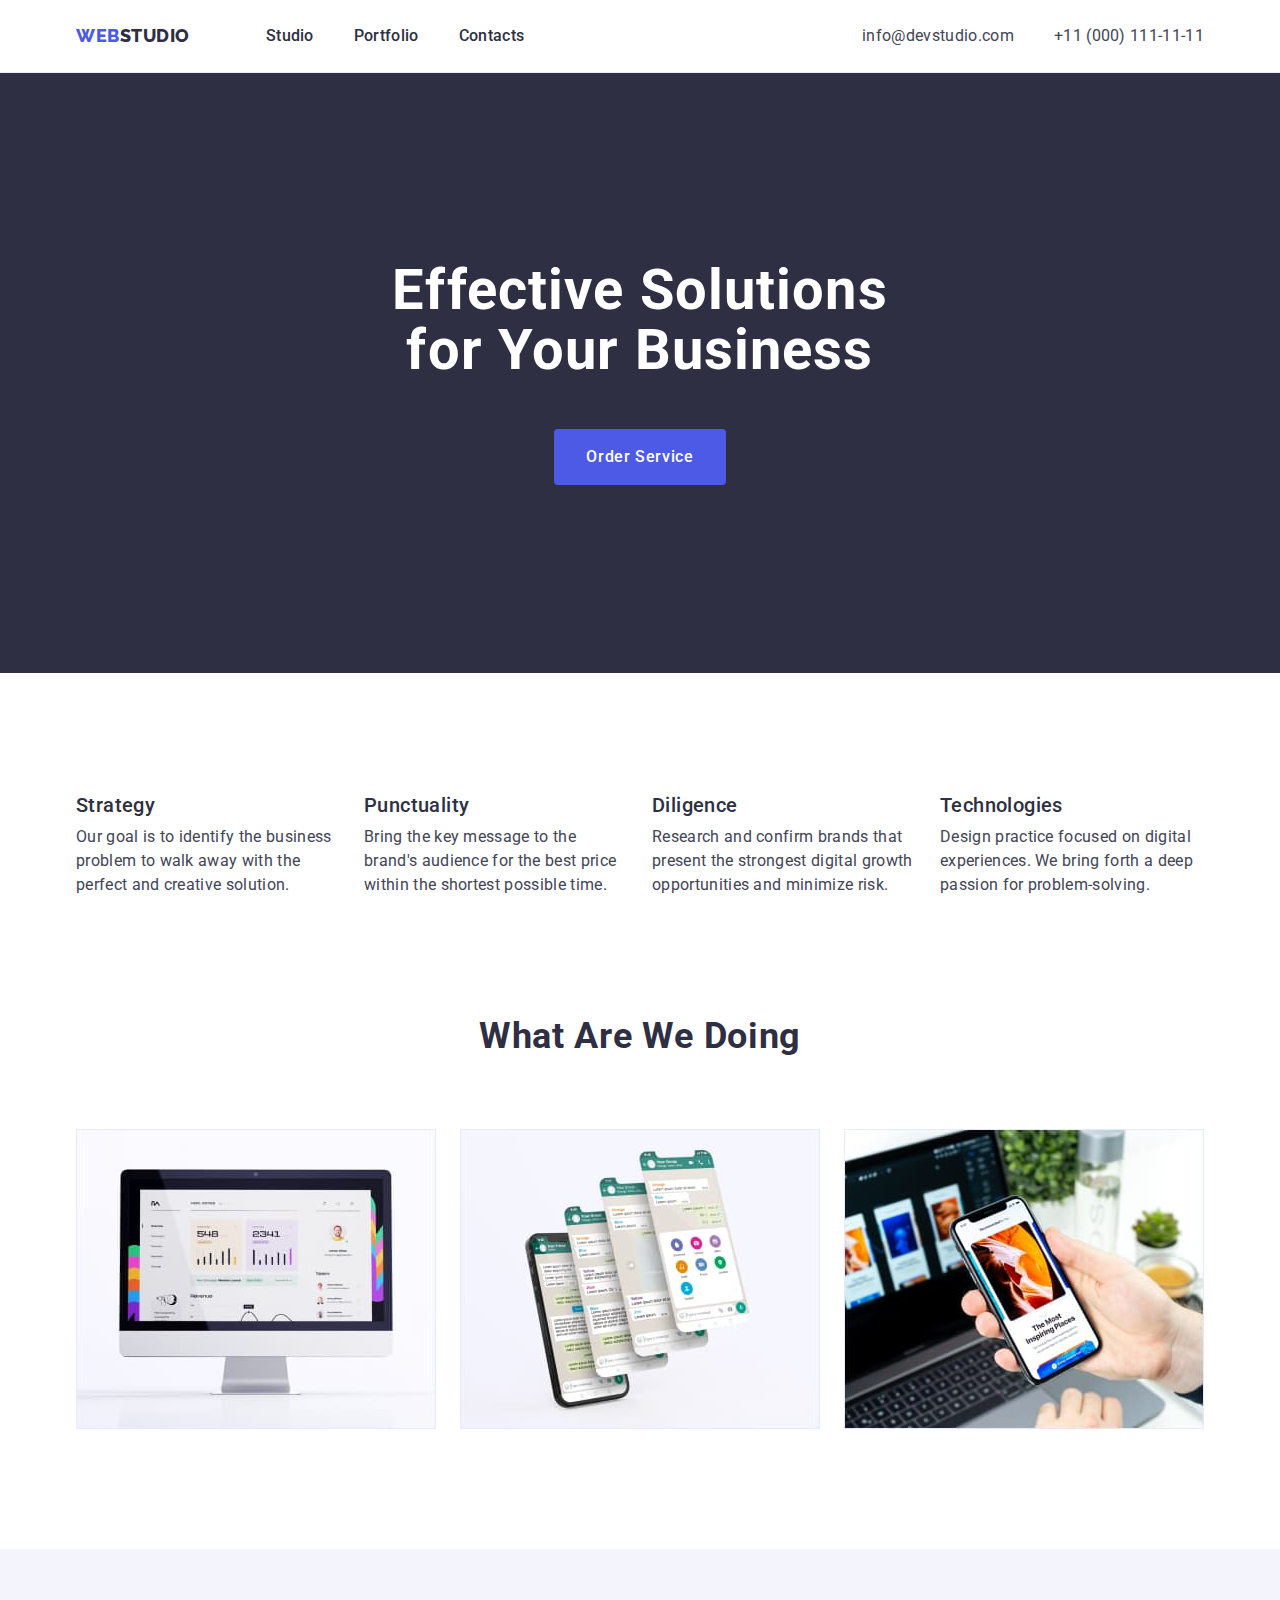
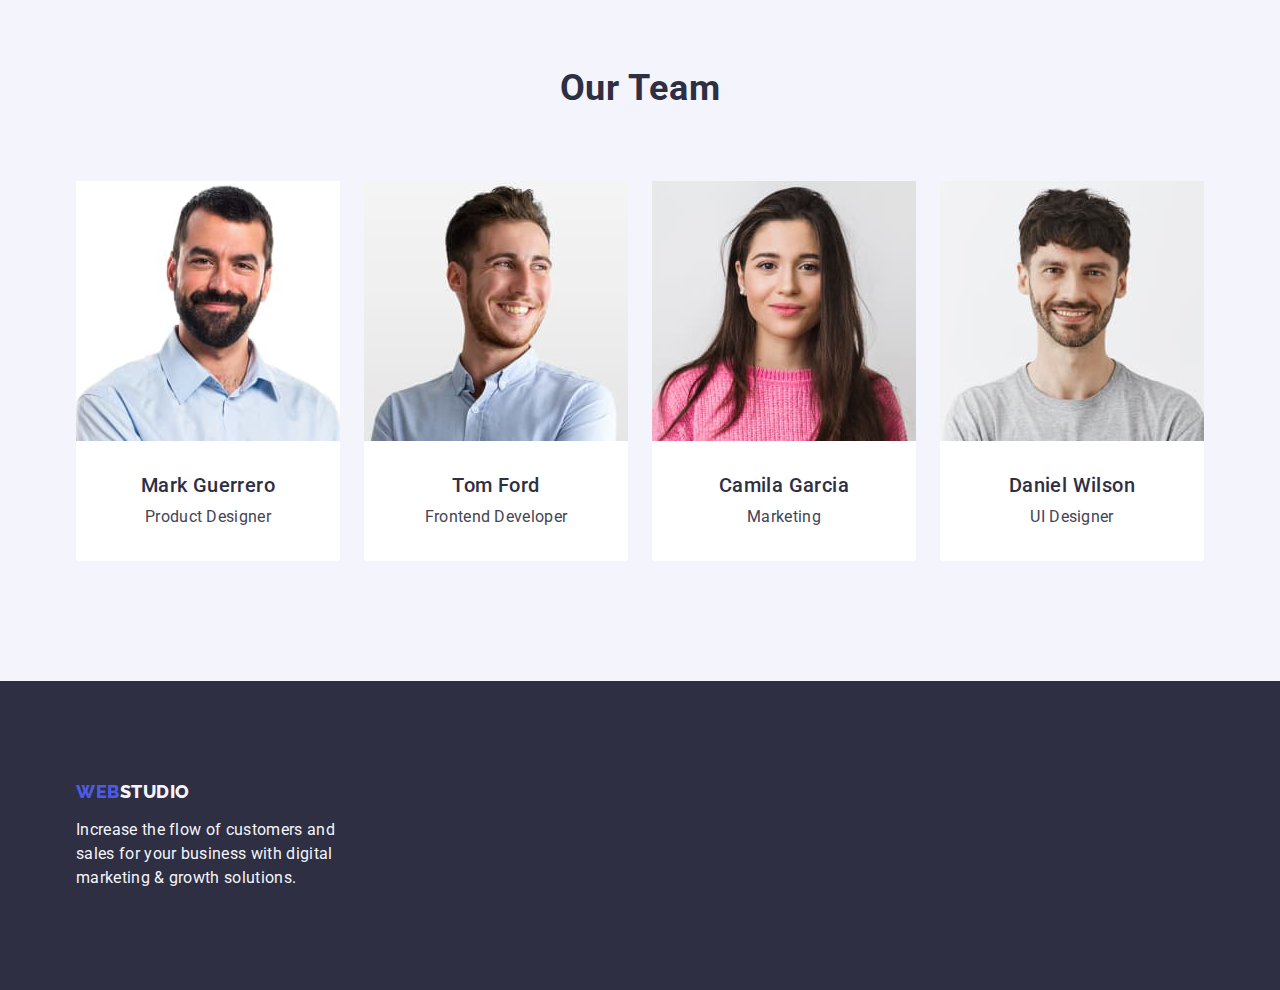
<file: index.html>
<!DOCTYPE html>
<html lang="en">
  <head>
    <meta charset="UTF-8" />
    <meta http-equiv="X-UA-Compatible" content="IE=edge" />
    <meta name="viewport" content="width=device-width, initial-scale=1.0" />
    <title>Document</title>
    <link rel="preconnect" href="https://fonts.googleapis.com" />
    <link rel="preconnect" href="https://fonts.gstatic.com" crossorigin />
    <link
      href="https://fonts.googleapis.com/css2?family=Raleway:wght@800&family=Roboto:wght@400;500;700;900&display=swap"
      rel="stylesheet" />

    <link
      rel="stylesheet"
      href="https://cdn.jsdelivr.net/npm/modern-normalize@2.0.0/modern-normalize.min.css" />

    <link rel="stylesheet" href="./css/styles.css" />
  </head>

  <body>
    <header class="header">
      <div class="header-container container">
        <nav class="header-nav">
          <a class="header-logo logo link" href="./index.html"
            >Web<span class="header-logo-span">Studio</span></a
          >
          <ul class="header-menu list">
            <li class="header-menu-item">
              <a class="header-menu-link link" href="./index.html">Studio</a>
            </li>
            <li class="header-menu-item">
              <a class="header-menu-link link" href="./portfolio.html"
                >Portfolio</a
              >
            </li>
            <li class="header-menu-item">
              <a class="header-menu-link link" href="">Contacts</a>
            </li>
          </ul>
        </nav>
        <address class="contact">
          <ul class="contact-list list">
            <li>
              <a class="contact-link link" href="mailto:info@devstudio.com"
                >info@devstudio.com</a
              >
            </li>
            <li>
              <a class="contact-link link" href="tel:+110001111111"
                >+11 (000) 111-11-11</a
              >
            </li>
          </ul>
        </address>
      </div>
    </header>
    <main>
      <section class="hero section">
        <div class="container hero-container">
          <h1 class="hero-title">Effective Solutions for Your Business</h1>
          <button class="hero-btn" type="button">Order Service</button>
        </div>
      </section>

      <section class="adv section">
        <div class="adv-container container">
          <h2 class="adv-title visually-hidden">Our advantages</h2>
          <ul class="adv-list list">
            <li class="adv-item">
              <h3 class="adv-subtitle subtitle">Strategy</h3>
              <p class="adv-text text">
                Our goal is to identify the business problem to walk away with
                the perfect and creative solution.
              </p>
            </li>
            <li class="adv-item">
              <h3 class="adv-subtitle subtitle">Punctuality</h3>
              <p class="adv-text text">
                Bring the key message to the brand's audience for the best price
                within the shortest possible time.
              </p>
            </li>
            <li class="adv-item">
              <h3 class="adv-subtitle subtitle">Diligence</h3>
              <p class="adv-text text">
                Research and confirm brands that present the strongest digital
                growth opportunities and minimize risk.
              </p>
            </li>
            <li class="adv-item">
              <h3 class="adv-subtitle subtitle">Technologies</h3>
              <p class="adv-text text">
                Design practice focused on digital experiences. We bring forth a
                deep passion for problem-solving.
              </p>
            </li>
          </ul>
        </div>
      </section>

      <section class="products section">
        <div class="container">
          <h2 class="products-title section-title">What are we doing</h2>
          <ul class="products-list list">
            <li class="products-item">
              <img
                src="./images/img1.jpg"
                alt="computer screen"
                width="360"
                height="300" />
            </li>
            <li class="products-item">
              <img
                src="./images/img2.jpg"
                alt="mobile app"
                width="360"
                height="300" />
            </li>
            <li class="products-item">
              <img
                src="./images/img3.jpg"
                alt="smartphone and laptop"
                width="360"
                height="300" />
            </li>
          </ul>
        </div>
      </section>

      <section class="team section">
        <div class="container">
          <h2 class="team-title section-title">Our Team</h2>
          <ul class="team-list list">
            <li class="team-item">
              <img
                src="./images/1Mark-Guerrero.jpg"
                alt="Photo of our employee Mark Guerrero"
                width="264"
                height="260" />
              <div class="team-box-text">
                <h3 class="team-subtitle subtitle">Mark Guerrero</h3>
                <p class="team-text text">Product Designer</p>
              </div>
            </li>
            <li class="team-item">
              <img
                src="./images/2Tom-Ford.jpg"
                alt="Photo of our employee Tom Ford"
                width="264"
                height="260" />
              <div class="team-box-text">
                <h3 class="team-subtitle subtitle">Tom Ford</h3>
                <p class="team-text text">Frontend Developer</p>
              </div>
            </li>
            <li class="team-item">
              <img
                src="./images/3Camila-Garcia.jpg"
                alt="Photo of our employee Camila Garcia"
                width="264"
                height="260" />
              <div class="team-box-text">
                <h3 class="team-subtitle subtitle">Camila Garcia</h3>
                <p class="team-text text">Marketing</p>
              </div>
            </li>
            <li class="team-item">
              <img
                src="./images/4Daniel-Wilson.jpg"
                alt="Photo of our employee Daniel Wilson"
                width="264"
                height="260" />
              <div class="team-box-text">
                <h3 class="team-subtitle subtitle">Daniel Wilson</h3>
                <p class="team-text text">UI Designer</p>
              </div>
            </li>
          </ul>
        </div>
      </section>
    </main>
    <footer class="footer">
      <div class="footer-container container">
        <a class="footer-logo logo link" href="./index.html"
          >Web<span class="footer-logo-span">Studio</span></a
        >
        <p class="footer-text text">
          Increase the flow of customers and sales for your business with
          digital marketing & growth solutions.
        </p>
      </div>
    </footer>
  </body>
</html>
</file>
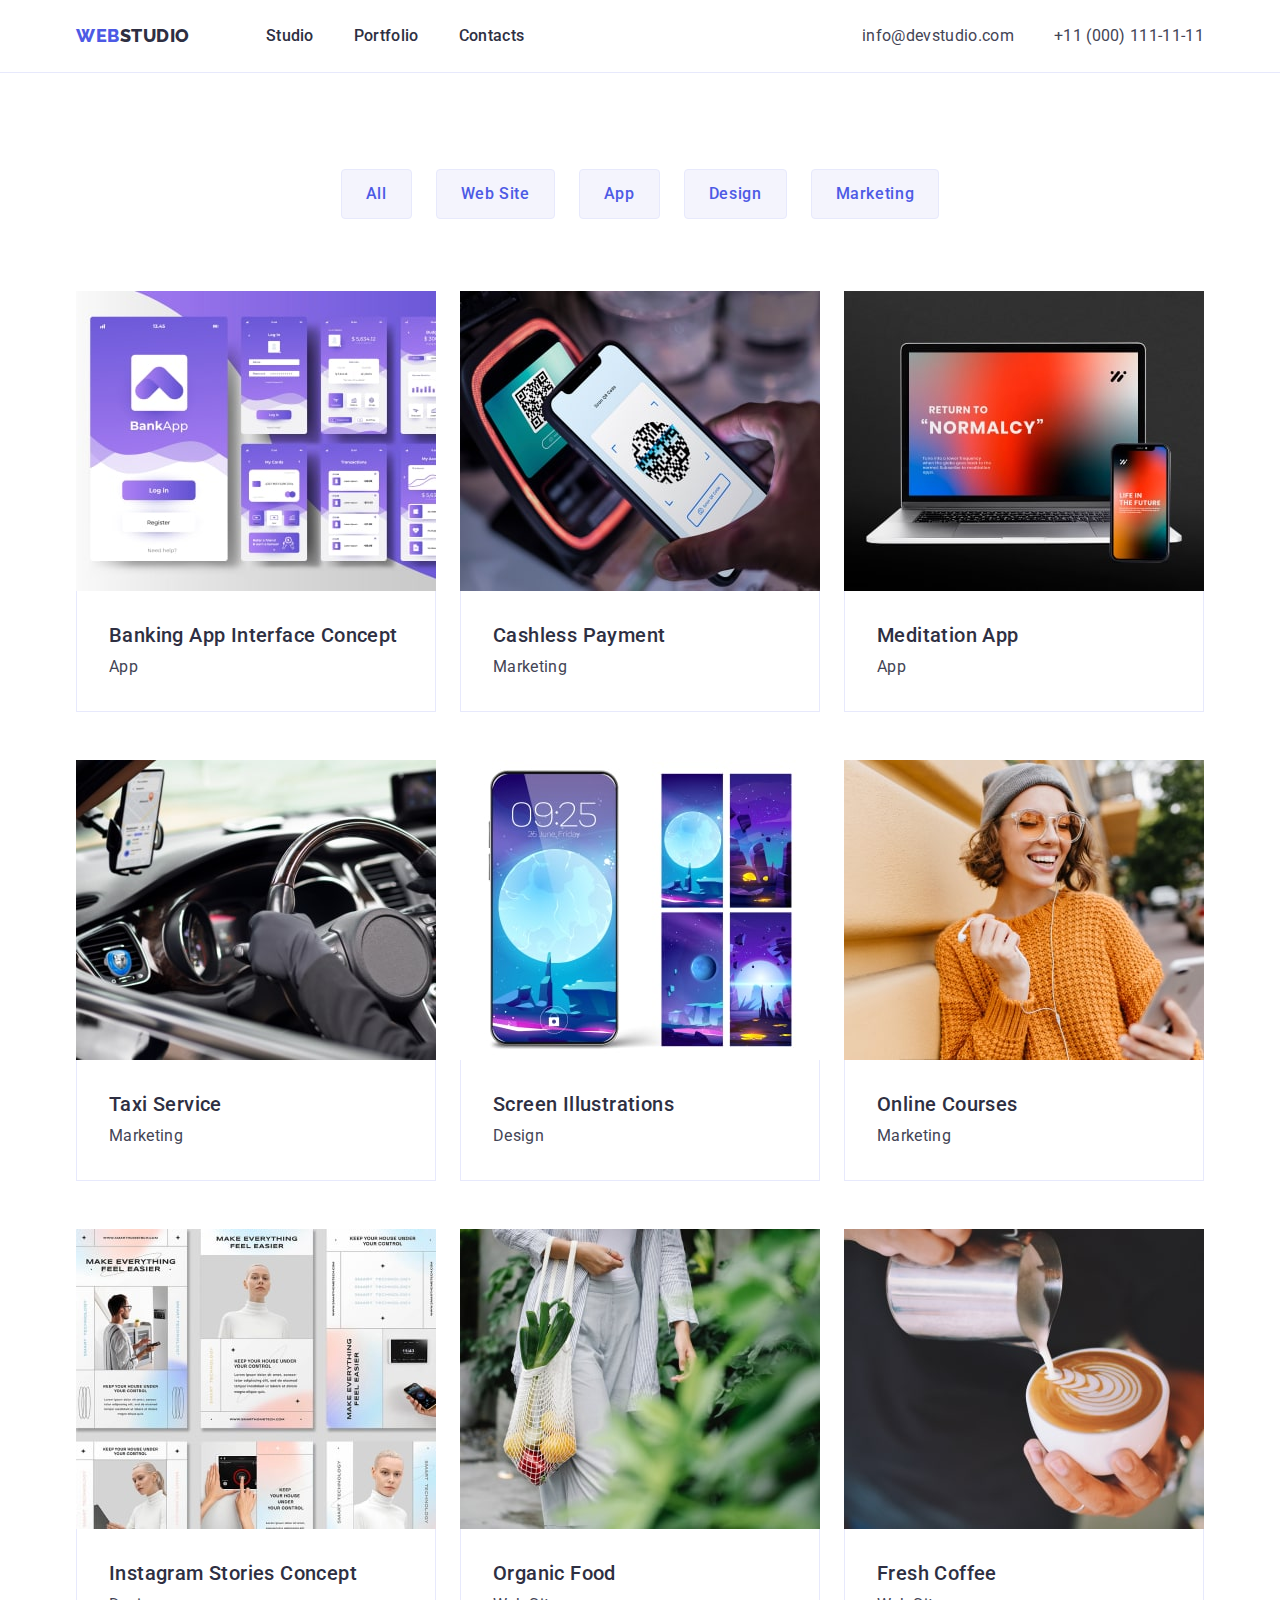
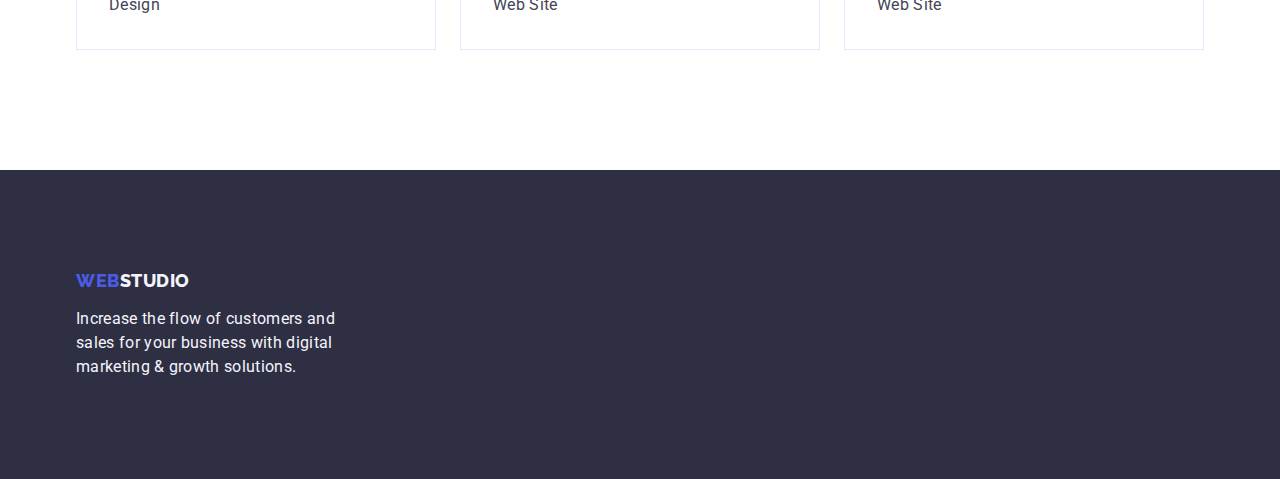
<file: portfolio.html>
<!DOCTYPE html>
<html lang="en">
  <head>
    <meta charset="UTF-8" />
    <meta http-equiv="X-UA-Compatible" content="IE=edge" />
    <meta name="viewport" content="width=device-width, initial-scale=1.0" />
    <title>Document</title>
    <link rel="preconnect" href="https://fonts.googleapis.com" />
    <link rel="preconnect" href="https://fonts.gstatic.com" crossorigin />
    <link
      href="https://fonts.googleapis.com/css2?family=Raleway:wght@800&family=Roboto:wght@400;500;700;900&display=swap"
      rel="stylesheet" />

    <link
      rel="stylesheet"
      href="https://cdn.jsdelivr.net/npm/modern-normalize@2.0.0/modern-normalize.min.css" />

    <link rel="stylesheet" href="./css/styles.css" />
  </head>

  <body>
    <header class="header">
      <div class="header-container container">
        <nav class="header-nav">
          <a class="header-logo logo link" href="./index.html"
            >Web<span class="header-logo-span">Studio</span></a
          >
          <ul class="header-menu list">
            <li class="header-menu-item">
              <a class="header-menu-link link" href="./index.html">Studio</a>
            </li>
            <li class="header-menu-item">
              <a class="header-menu-link link" href="./portfolio.html"
                >Portfolio</a
              >
            </li>
            <li class="header-menu-item">
              <a class="header-menu-link link" href="">Contacts</a>
            </li>
          </ul>
        </nav>
        <address class="contact">
          <ul class="contact-list list">
            <li>
              <a class="contact-link link" href="mailto:info@devstudio.com"
                >info@devstudio.com</a
              >
            </li>
            <li>
              <a class="contact-link link" href="tel:+110001111111"
                >+11 (000) 111-11-11</a
              >
            </li>
          </ul>
        </address>
      </div>
    </header>
    <main>
      <section class="prtf-section section">
        <div class="prtf-container container">
          <h1 class="visually-hidden">Our works</h1>

          <ul class="prtf-filter list">
            <li><button class="prtf-btn" type="button">All</button></li>
            <li><button class="prtf-btn" type="button">Web Site</button></li>
            <li><button class="prtf-btn" type="button">App</button></li>
            <li><button class="prtf-btn" type="button">Design</button></li>
            <li><button class="prtf-btn" type="button">Marketing</button></li>
          </ul>

          <ul class="prtf-cards list">
            <li class="prtf-cards-item">
              <a class="link">
                <img
                  src="./images/Portfolio/01.jpg"
                  alt="mobile app pages"
                  width="360"
                  height="300" />
                <div class="prtf-box-text">
                  <h2 class="prtf-subtitle">Banking App Interface Concept</h2>
                  <p class="prtf-cards-text text">App</p>
                </div>
              </a>
            </li>
            <li class="prtf-cards-item">
              <a class="link">
                <img
                  src="./images/Portfolio/02.jpg"
                  alt="smart phone reads qvarcode"
                  width="360"
                  height="300" />
                <div class="prtf-box-text">
                  <h2 class="prtf-subtitle">Cashless Payment</h2>
                  <p class="prtf-cards-text text">Marketing</p>
                </div>
              </a>
            </li>
            <li class="prtf-cards-item">
              <a class="link">
                <img
                  src="./images/Portfolio/03.jpg"
                  alt="smartphone screen and laptop screen"
                  width="360"
                  height="300" />
                <div class="prtf-box-text">
                  <h2 class="prtf-subtitle">Meditation App</h2>
                  <p class="prtf-cards-text text">App</p>
                </div>
              </a>
            </li>
            <li class="prtf-cards-item">
              <a class="link">
                <img
                  src="./images/Portfolio/04.jpg"
                  alt="mobile navigator inside the car"
                  width="360"
                  height="300" />
                <div class="prtf-box-text">
                  <h2 class="prtf-subtitle">Taxi Service</h2>
                  <p class="prtf-cards-text text">Marketing</p>
                </div>
              </a>
            </li>
            <li class="prtf-cards-item">
              <a class="link">
                <img
                  src="./images/Portfolio/05.jpg"
                  alt="smartphone backgrounds"
                  width="360"
                  height="300" />
                <div class="prtf-box-text">
                  <h2 class="prtf-subtitle">Screen Illustrations</h2>
                  <p class="prtf-cards-text text">Design</p>
                </div>
              </a>
            </li>
            <li class="prtf-cards-item">
              <a class="link">
                <img
                  src="./images/Portfolio/06.jpg"
                  alt="girl with headphones holding a smartphone"
                  width="360"
                  height="300" />
                <div class="prtf-box-text">
                  <h2 class="prtf-subtitle">Online Courses</h2>
                  <p class="prtf-cards-text text">Marketing</p>
                </div>
              </a>
            </li>
            <li class="prtf-cards-item">
              <a class="link">
                <img
                  src="./images/Portfolio/07.jpg"
                  alt="page layouts for website"
                  width="360"
                  height="300" />
                <div class="prtf-box-text">
                  <h2 class="prtf-subtitle">Instagram Stories Concept</h2>
                  <p class="prtf-cards-text text">Design</p>
                </div>
              </a>
            </li>
            <li class="prtf-cards-item">
              <a class="link">
                <img
                  src="./images/Portfolio/08.jpg"
                  alt="girl with a bag, vegetables inside the bag"
                  width="360"
                  height="300" />
                <div class="prtf-box-text">
                  <h2 class="prtf-subtitle">Organic Food</h2>
                  <p class="prtf-cards-text text">Web Site</p>
                </div>
              </a>
            </li>
            <li class="prtf-cards-item">
              <a class="link">
                <img
                  src="./images/Portfolio/09.jpg"
                  alt="man pouring cream into coffee"
                  width="360"
                  height="300" />
                <div class="prtf-box-text">
                  <h2 class="prtf-subtitle">Fresh Coffee</h2>
                  <p class="prtf-cards-text text">Web Site</p>
                </div>
              </a>
            </li>
          </ul>
        </div>
      </section>
    </main>
    <footer class="footer">
      <div class="footer-container container">
        <a class="footer-logo logo link" href="./index.html"
          >Web<span class="footer-logo-span">Studio</span></a
        >
        <p class="footer-text text">
          Increase the flow of customers and sales for your business with
          digital marketing & growth solutions.
        </p>
      </div>
    </footer>
  </body>
</html>
</file>
<file: css/styles.css>
:root {
  --color-primary-brand: #4d5ae5;
  --color-pressed-state: #404bbf;
  --color-dark-navy-blue: #2e2f42;
  --color-green: #31d0aa;
  --color-slate: #434455;
  --color-light-slate: #8e8f99;
  --color-cornflower: #e7e9fc;
  --color-light-cloud: #f4f4fd;
  --color-modal-overlay: rgba(46, 47, 66, 0.4);
  --color-hero-background: rgba(46, 47, 66, 0.7);
  --color-white: #ffffff;
  --color-modal-background: #fcfcfc;
  --color-page-backgraund: #e5e5e5;
}

body {
  font-family: "Roboto", sans-serif;
  color: var(--color-slate);
  background-color: var(--color-white);
}

p,
h1,
h2,
h3,
h4,
h5,
h6 {
  margin: 0;
}

ul {
  list-style-type: none;
  margin-top: 0;
  margin-bottom: 0;
  padding-left: 0;
}

a {
  text-decoration: none;
}

.link {
  text-decoration: none;
}

.list {
  list-style-type: none;
}

img {
  display: block;
  max-width: 100%;
  height: auto;
}

.subtitle,
.prtf-subtitle {
  font-weight: 500;
  font-size: 20px;
  line-height: 1.2;
  letter-spacing: 0.02em;
  color: var(--color-dark-navy-blue);
}

.text {
  font-size: 16px;
  line-height: 1.5;
  letter-spacing: 0.02em;
  color: var(--color-slate);
}

button {
  cursor: pointer;
}

/* p,
h1,
h2,
h3,
h4,
ul,
div,
section,
header,
footer {
  outline: 1px dotted #ea160b;
} */

.section {
  padding-bottom: 120px;
}

.container {
  width: 100%;
  max-width: 1158px;
  padding: 0 15px;
  margin: 0 auto;
}

.visually-hidden {
  position: absolute;
  width: 1px;
  height: 1px;
  margin: -1px;
  border: 0;
  padding: 0;
  white-space: nowrap;
  clip-path: inset(100%);
  clip: rect(0 0 0 0);
  overflow: hidden;
}

/** ----------------HEADER---------------*/

.header {
  border-bottom: 1px solid var(--color-cornflower);
}

.header-container {
  display: flex;
  justify-content: space-between;
  align-items: center;
}

.header-nav {
  display: flex;
  justify-content: space-between;
  align-items: center;
}

.logo {
  font-family: "Raleway", sans-serif;
  font-weight: 800;
  font-size: 18px;
  line-height: 1.17;
  letter-spacing: 0.03em;
  color: var(--color-primary-brand);
  text-transform: uppercase;
}

.header-logo {
  margin-right: 76px;
}

.header-logo-span {
  color: var(--color-dark-navy-blue);
}

.header-menu {
  display: flex;
  gap: 40px;
}

.header-menu-item {
}
.header-menu-link {
  display: block;
  padding: 24px 0;
  font-weight: 500;
  font-size: 16px;
  line-height: 1.5;
  letter-spacing: 0.02em;
  color: var(--color-dark-navy-blue);
}

.header-menu-link:hover,
.header-menu-link:focus {
  color: var(--color-pressed-state);
}

.contact {
  font-style: normal;
}
.contact-list {
  display: flex;
  gap: 40px;
}
.contact-link {
  font-weight: 400;
  font-size: 16px;
  line-height: 1.5;
  letter-spacing: 0.02em;
  color: var(--color-slate);
}

.contact-link:hover,
.contact-link:focus {
  color: var(--color-pressed-state);
}

/** ----------------HERO---------------*/

.hero {
  background-color: var(--color-dark-navy-blue);
  padding-bottom: 188px;
  padding-top: 188px;
}

.hero-container {
}

.hero-title {
  max-width: 496px;
  font-weight: 700;
  font-size: 56px;
  line-height: 1.07;
  text-align: center;
  letter-spacing: 0.02em;
  color: var(--color-white);
  margin-right: auto;
  margin-left: auto;
  margin-bottom: 48px;
}

.hero-btn {
  display: block;
  min-width: 169px;
  padding: 16px 32px;
  margin-right: auto;
  margin-left: auto;

  font-family: inherit;
  font-weight: 500;
  font-size: 16px;
  line-height: 1.5;
  letter-spacing: 0.04em;
  color: var(--color-white);

  cursor: pointer;
  background-color: var(--color-primary-brand);
  border-radius: 4px;
  border: none;
}

.hero-btn:hover,
.hero-btn:focus {
  background-color: var(--color-pressed-state);
}

.section-title {
  font-weight: 700;
  font-size: 36px;
  line-height: 1.11;
  text-align: center;
  letter-spacing: 0.02em;
  text-transform: capitalize;
  color: var(--color-dark-navy-blue);
}

/** ----------------ADVANTAGES эдвАнтеджес---------------*/

.adv {
  padding-top: 120px;
}

.adv-container {
}

.adv-title {
}

.adv-list {
  display: flex;
  gap: 24px;
}

.adv-item {
  width: calc((100% - 72px) / 4);
}

.adv-subtitle {
  margin-bottom: 8px;
}
.adv-text {
}

/** ----------------PRODUCTS прОдактс---------------*/

.products {
}
.products-title {
  margin-bottom: 72px;
}
.products-list {
  display: flex;
  gap: 24px;
}
.products-item {
  width: calc((100% - 24px * 2) / 3);
}

/** --------------OUR-TEAM---------------*/

.team {
  background-color: var(--color-light-cloud);
  padding-top: 120px;
}
.team-title {
  margin-bottom: 72px;
}
.team-list {
  display: flex;
  gap: 24px;
}
.team-item {
  background-color: var(--color-white);
  border-radius: 0px 0px 4px 4px;
  width: calc((100% - 72px) / 4);
}

.team-box-text {
  padding: 32px 16px;
}

.team-subtitle {
  text-align: center;
  margin-bottom: 8px;
}
.team-text {
  text-align: center;
}

/** ----------------FOOTER---------------*/

.footer {
  background-color: var(--color-dark-navy-blue);
  padding-top: 100px;
  padding-bottom: 100px;
}

.footer-container {
}

.footer-logo {
  display: inline-block;
  margin-bottom: 16px;
}

.footer-logo-span {
  color: var(--color-light-cloud);
}

.footer-text {
  width: 264px;
  color: var(--color-light-cloud);
}

/** ----------------PORTFOLIO.html---------------*/

.prtf-section {
  padding-top: 96px;
  padding-bottom: 120px;
}

.prtf-container {
}

.prtf-filter {
  display: flex;
  gap: 24px;
  justify-content: center;
  margin-bottom: 72px;
}

.prtf-btn {
  font-family: inherit;
  font-style: normal;
  font-weight: 500;
  font-size: 16px;
  line-height: 1.5;
  letter-spacing: 0.04em;
  color: var(--color-primary-brand);
  background-color: var(--color-light-cloud);
  cursor: pointer;
  border: 1px solid #e7e9fc;
  border-radius: 4px;

  padding: 12px 24px;
}

.prtf-btn:hover,
.prtf-btn:focus {
  color: var(--color-white);
  background-color: var(--color-pressed-state);
  border: 1px solid transparent;
}

.prtf-cards {
  display: flex;
  flex-wrap: wrap;
  row-gap: 48px;
  column-gap: 24px;
}

.prtf-cards-item {
  width: calc((100% - 2 * 24px) / 3);
}

.prtf-box-text {
  padding: 32px 16px;
  border: 1px solid #e7e9fc;
  border-top: none;
}

.prtf-subtitle {
  margin-bottom: 8px;
  padding-left: 16px;
}

.prtf-cards-text {
  padding-left: 16px;
}
</file>
